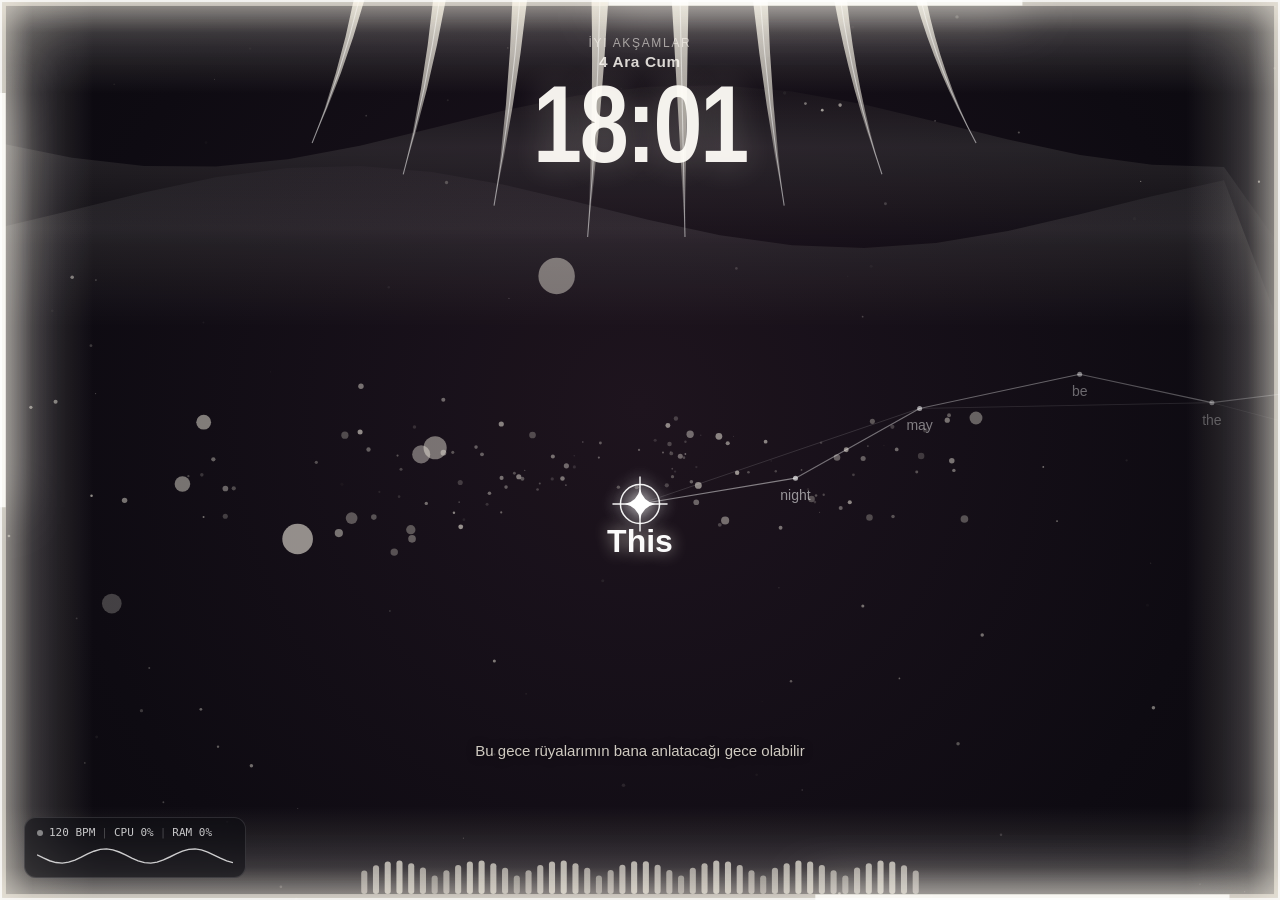
<file: frontend/index.html>
<!DOCTYPE html>
<html lang="en">
<head>
  <meta charset="UTF-8" />
  <meta name="viewport" content="width=device-width, initial-scale=1.0" />
  <title>Night Constellation</title>
  <link rel="stylesheet" href="styles.css" />
</head>
<body>
  <div id="ambient-backdrop" class="ambient-backdrop"></div>
  <canvas id="bg-canvas"></canvas>
  <canvas id="constellation-canvas"></canvas>

  <div class="edge-aura" id="edge-aura"></div>

  <header class="clock-header">
    <div id="greeting-label" class="greeting-label">İyi geceler</div>
    <div id="date-label" class="date-label">Fri 13 Nov</div>
    <div id="time-label" class="time-label style-macbook">00:52</div>
    <div class="clock-sub-pills">
      <div id="weather-badge" class="sub-pill hidden"></div>
      <button id="pomodoro-pill" class="sub-pill clickable hidden" title="Başlat/Duraklat (Çift tık: Sıfırla)">🍅 25:00</button>
    </div>
  </header>

  <main class="idle-stage" id="idle-stage">
    <div class="cover-flow-stage" id="cover-flow-stage">
      <button class="side-cover prev hidden" id="cover-prev" title="Önceki Şarkı">
        <img id="prev-album-art" alt="Previous" class="hidden" />
        <div id="prev-album-fallback" class="side-fallback">⏮</div>
        <div class="side-label" id="prev-track-label">Önceki</div>
      </button>

      <div class="radial-wrap" id="radial-wrap">
        <canvas id="radial-canvas" width="340" height="340"></canvas>
        <div class="center-art-ring" id="center-art-ring">
          <img id="center-album-art" alt="Album Cover" class="hidden" />
          <div id="center-album-fallback" class="center-album-fallback">♪</div>
        </div>
      </div>

      <button class="side-cover next hidden" id="cover-next" title="Sonraki Şarkı">
        <img id="next-album-art" alt="Next" class="hidden" />
        <div id="next-album-fallback" class="side-fallback">⏭</div>
        <div class="side-label" id="next-track-label">Sonraki</div>
      </button>
    </div>

    <div class="media-pill hidden" id="media-pill">
      <div class="album-wrap">
        <img id="album-art" alt="Album Art" class="hidden" />
        <div id="album-fallback" class="album-fallback">♪</div>
      </div>
      <div class="track-meta">
        <div class="track-title-row">
          <div id="track-title" class="track-title">Not Playing</div>
          <div id="live-bars" class="live-bars paused">
            <span></span><span></span><span></span>
          </div>
        </div>
        <div id="track-artist" class="track-artist">Play music to start</div>
        <div class="progress-row">
          <span id="time-elapsed" class="time-mini">0:00</span>
          <div class="progress-track">
            <div id="progress-fill" class="progress-fill"></div>
          </div>
          <span id="time-total" class="time-mini">0:00</span>
        </div>
      </div>
      <div class="media-controls">
        <button id="btn-prev" class="ctrl-btn" title="Previous" aria-label="Previous">&#9198;</button>
        <button id="btn-play" class="ctrl-btn primary" title="Play / Pause" aria-label="Play or Pause">&#9654;</button>
        <button id="btn-next" class="ctrl-btn" title="Next" aria-label="Next">&#9197;</button>
      </div>
    </div>
  </main>

  <aside class="hud-telemetry" id="hud-telemetry">
    <div class="hud-row">
      <span class="hud-dot" id="hud-beat-dot"></span>
      <span id="hud-bpm">-- BPM</span>
      <span class="hud-sep">|</span>
      <span id="hud-cpu">CPU --%</span>
      <span class="hud-sep">|</span>
      <span id="hud-ram">RAM --%</span>
      <span id="hud-bat-wrap" class="hidden"><span class="hud-sep"> | </span><span id="hud-bat"></span></span>
    </div>
    <canvas id="hud-scope" width="196" height="26"></canvas>
  </aside>

  <section class="settings-panel hidden" id="settings-panel">
    <div class="settings-header">
      <span>Night Constellation Ayarlar</span>
      <button id="btn-close-settings" class="settings-close">✕</button>
    </div>
    <div id="stats-banner" class="stats-banner">Dinlenen: 0 şarkı · En çok: -</div>
    <label class="setting-item">
      <span>Saat Stili</span>
      <select id="set-clock-style">
        <option value="macbook">MacBook Kalın & Uzun</option>
        <option value="serif">Klasik Serif</option>
        <option value="neon">Dijital Neon</option>
      </select>
    </label>
    <label class="setting-item">
      <span>Saat Boyutu</span>
      <input type="range" id="set-clock-size" min="54" max="124" step="2" value="88" />
    </label>
    <label class="setting-item">
      <span>Tema</span>
      <select id="set-theme">
        <option value="adaptive">Otomatik (Albüm)</option>
        <option value="champagne">Klasik Şampanya</option>
        <option value="cyber_ice">Buz Mavisi</option>
        <option value="crimson_night">Kızıl Gece</option>
      </select>
    </label>
    <label class="setting-item">
      <span>Parçacık Modu</span>
      <select id="set-particle-mode">
        <option value="stars">Yıldız Alanı</option>
        <option value="snow">Yavaş Kar Yağışı</option>
        <option value="matrix">Dijital Yağmur (Matrix)</option>
      </select>
    </label>
    <label class="setting-item">
      <span>Kenar Parlaklığı</span>
      <input type="range" id="set-glow" min="0.2" max="1.6" step="0.1" value="1.0" />
    </label>
    <label class="setting-item">
      <span>Kişisel Motto (Boş = Otomatik Selam)</span>
      <input type="text" id="set-motto" placeholder="Örn: Odaklanma zamanı..." maxlength="48" />
    </label>
    <label class="setting-toggle"><input type="checkbox" id="set-vinyl" checked /><span>Plak (Vinyl) Dönüşü</span></label>
    <label class="setting-toggle"><input type="checkbox" id="set-ambient" checked /><span>Albüm Ambient Arka Plan</span></label>
    <label class="setting-toggle"><input type="checkbox" id="set-orbital" checked /><span>3D Yörünge Halkaları</span></label>
    <label class="setting-toggle"><input type="checkbox" id="set-aurora" checked /><span>Aurora Kuzey Işıkları</span></label>
    <label class="setting-toggle"><input type="checkbox" id="set-equalizer" checked /><span>Alt Cam Ekolayzır</span></label>
    <label class="setting-toggle"><input type="checkbox" id="set-weather" checked /><span>Hava Durumu Rozeti</span></label>
    <label class="setting-toggle"><input type="checkbox" id="set-pomodoro" /><span>Odak / Pomodoro (P)</span></label>
    <label class="setting-toggle"><input type="checkbox" id="set-nebula" checked /><span>3D Galaksi (Nebula)</span></label>
    <label class="setting-toggle"><input type="checkbox" id="set-magnetic" checked /><span>Manyetik Parçacık Fiziği</span></label>
    <label class="setting-toggle"><input type="checkbox" id="set-hud" checked /><span>HUD Telemetri</span></label>
    <label class="setting-toggle"><input type="checkbox" id="set-translate" checked /><span>Türkçe Söz Çevirisi</span></label>
    <label class="setting-toggle"><input type="checkbox" id="set-amber" /><span>Gece Kehribar Göz Koruma</span></label>
    <label class="setting-toggle"><input type="checkbox" id="set-eco" checked /><span>Auto-Eco (Tam Ekran Oyun Modu)</span></label>
  </section>

  <div class="desktop-hud" id="desktop-hud">
    <button id="btn-settings" class="hud-chip" title="Ayarlar (S)">Ayarlar</button>
    <button id="btn-demo" class="hud-chip" title="Toggle Demo Mode (D)">Demo: Off</button>
    <button id="btn-exit" class="hud-chip" title="Exit (Esc)">Exit</button>
  </div>

  <script src="constellation.js"></script>
  <script src="app.js"></script>
</body>
</html>
</file>
<file: frontend/styles.css>
:root {
  --bg-color: #040406;
  --text-primary: rgba(255, 255, 255, 0.95);
  --text-muted: rgba(255, 255, 255, 0.58);
  --glass-bg: rgba(14, 15, 22, 0.78);
  --glass-border: rgba(255, 255, 255, 0.18);
  --clock-px: 88px;
}

* {
  box-sizing: border-box;
  margin: 0;
  padding: 0;
  user-select: none;
  -webkit-user-select: none;
}

html,
body {
  width: 100%;
  height: 100%;
  overflow: hidden;
  background: var(--bg-color);
  color: var(--text-primary);
  font-family: "Segoe UI", -apple-system, BlinkMacSystemFont, "Inter", sans-serif;
}

body.screensaver-mode {
  cursor: none;
}

.ambient-backdrop {
  position: fixed;
  inset: -15%;
  z-index: 0;
  background-size: cover;
  background-position: center;
  filter: blur(85px) saturate(1.45);
  opacity: 0;
  transform: scale(1.1);
  transition: opacity 1.2s ease, background-image 1s ease;
  pointer-events: none;
}

.ambient-backdrop.visible {
  opacity: 0.16;
  animation: ambientDrift 34s ease-in-out infinite alternate;
}

@keyframes ambientDrift {
  0% { transform: scale(1.12) rotate(0deg); }
  100% { transform: scale(1.22) rotate(10deg); }
}

#bg-canvas,
#constellation-canvas {
  position: fixed;
  inset: 0;
  width: 100%;
  height: 100%;
  display: block;
  pointer-events: none;
}

#bg-canvas {
  z-index: 1;
  mix-blend-mode: screen;
}

#constellation-canvas {
  z-index: 3;
}

.edge-aura {
  display: none;
}

.clock-header {
  position: fixed;
  top: 4vh;
  left: 50%;
  transform: translateX(-50%);
  z-index: 6;
  text-align: center;
  pointer-events: none;
}

.greeting-label {
  font-size: 12px;
  font-weight: 500;
  letter-spacing: 0.14em;
  text-transform: uppercase;
  color: rgba(255, 252, 245, 0.56);
  margin-bottom: 3px;
}

.date-label {
  font-size: clamp(14px, 1.2vw, 18px);
  font-weight: 600;
  letter-spacing: 0.04em;
  color: rgba(255, 252, 245, 0.84);
  margin-bottom: 4px;
}

.time-label {
  font-size: var(--clock-px);
  line-height: 0.92;
  color: rgba(255, 253, 248, 0.95);
  text-shadow: 0 0 30px rgba(255, 250, 235, 0.24);
  font-variant-numeric: tabular-nums;
  display: inline-block;
  transform-origin: center top;
}

/* MacBook-style tall, bold, condensed lock-screen clock */
.time-label.style-macbook {
  font-family: "Bahnschrift", "SF Pro Display", "Segoe UI", sans-serif;
  font-weight: 700;
  letter-spacing: -0.025em;
  transform: scaleY(1.24);
  margin-bottom: 18px;
}

.time-label.style-serif {
  font-family: "Georgia", "Times New Roman", serif;
  font-weight: 400;
  letter-spacing: -0.01em;
}

.time-label.style-neon {
  font-family: "Consolas", "Cascadia Code", monospace;
  font-weight: 700;
  letter-spacing: 0.06em;
  text-shadow: 0 0 24px rgba(255, 255, 255, 0.55);
}

.clock-sub-pills {
  margin-top: 8px;
  display: flex;
  align-items: center;
  justify-content: center;
  gap: 8px;
}

.sub-pill {
  padding: 4px 12px;
  border-radius: 999px;
  background: rgba(16, 17, 24, 0.65);
  border: 1px solid rgba(255, 255, 255, 0.16);
  backdrop-filter: blur(12px);
  font-size: 12px;
  color: rgba(255, 255, 255, 0.88);
  letter-spacing: 0.02em;
}

.sub-pill.clickable {
  pointer-events: auto;
  cursor: pointer;
}

.sub-pill.clickable:hover {
  background: rgba(255, 255, 255, 0.18);
  color: #fff;
}

.idle-stage {
  position: fixed;
  inset: 0;
  z-index: 5;
  display: flex;
  flex-direction: column;
  align-items: center;
  justify-content: center;
  padding-top: 13vh;
  transition: opacity 0.65s ease, transform 0.65s ease;
}

.idle-stage.lyrics-active {
  opacity: 0;
  transform: scale(0.96);
  pointer-events: none;
}

.cover-flow-stage {
  position: relative;
  display: flex;
  align-items: center;
  justify-content: center;
  perspective: 1100px;
  transform-style: preserve-3d;
  margin-bottom: 14px;
}

.side-cover {
  position: absolute;
  width: 116px;
  height: 116px;
  border-radius: 18px;
  overflow: hidden;
  border: 1px solid rgba(255, 255, 255, 0.24);
  background: rgba(18, 18, 24, 0.78);
  box-shadow: 0 18px 42px rgba(0, 0, 0, 0.72), 0 0 24px rgba(255, 255, 255, 0.08);
  cursor: pointer;
  display: flex;
  align-items: center;
  justify-content: center;
  transition: transform 0.45s cubic-bezier(0.22, 1, 0.36, 1), opacity 0.4s ease, box-shadow 0.3s ease;
  backdrop-filter: blur(12px);
}

.side-cover img {
  width: 100%;
  height: 100%;
  object-fit: cover;
  opacity: 0.76;
  transition: opacity 0.3s ease;
}

.side-cover:hover img {
  opacity: 1;
}

.side-cover.prev {
  transform: translateX(-235px) translateZ(-95px) rotateY(34deg) scale(0.84);
  opacity: 0.76;
}

.side-cover.prev:hover {
  transform: translateX(-225px) translateZ(-55px) rotateY(22deg) scale(0.92);
  opacity: 0.98;
}

.side-cover.next {
  transform: translateX(235px) translateZ(-95px) rotateY(-34deg) scale(0.84);
  opacity: 0.76;
}

.side-cover.next:hover {
  transform: translateX(225px) translateZ(-55px) rotateY(-22deg) scale(0.92);
  opacity: 0.98;
}

.side-fallback {
  font-size: 26px;
  color: rgba(255, 255, 255, 0.55);
}

.side-label {
  position: absolute;
  bottom: 0;
  left: 0;
  right: 0;
  padding: 5px 8px;
  background: linear-gradient(to top, rgba(0, 0, 0, 0.9), transparent);
  color: rgba(255, 255, 255, 0.92);
  font-size: 10px;
  font-weight: 500;
  white-space: nowrap;
  overflow: hidden;
  text-overflow: ellipsis;
  text-align: center;
}

.radial-wrap {
  position: relative;
  width: 340px;
  height: 340px;
  display: flex;
  align-items: center;
  justify-content: center;
  transform: translateZ(30px);
}

#radial-canvas {
  width: 340px;
  height: 340px;
  opacity: 0.98;
}

.center-art-ring {
  position: absolute;
  width: 142px;
  height: 142px;
  border-radius: 50%;
  overflow: hidden;
  background: radial-gradient(circle at 35% 30%, rgba(255, 255, 255, 0.14), rgba(12, 12, 16, 0.94));
  border: 1.5px solid rgba(255, 255, 255, 0.3);
  box-shadow:
    0 0 28px rgba(255, 255, 255, 0.18),
    inset 0 0 18px rgba(0, 0, 0, 0.65);
  display: flex;
  align-items: center;
  justify-content: center;
  will-change: transform;
}

.center-art-ring img {
  width: 100%;
  height: 100%;
  object-fit: cover;
  display: block;
}

.center-art-ring img.vinyl-spinning {
  animation: vinylSpin 18s linear infinite;
}

.center-art-ring img.vinyl-paused {
  animation-play-state: paused;
}

@keyframes vinylSpin {
  from { transform: rotate(0deg); }
  to { transform: rotate(360deg); }
}

.center-album-fallback {
  font-size: 40px;
  color: rgba(255, 255, 255, 0.45);
}

/* Luxury Dynamic-Island Liquid-Glass Media Pill */
.media-pill {
  position: relative;
  display: flex;
  align-items: center;
  gap: 14px;
  min-width: 370px;
  max-width: 480px;
  padding: 12px 18px;
  border-radius: 24px;
  background: linear-gradient(145deg, rgba(28, 30, 40, 0.82), rgba(12, 13, 18, 0.88));
  border: 1px solid rgba(255, 255, 255, 0.22);
  backdrop-filter: blur(26px);
  -webkit-backdrop-filter: blur(26px);
  box-shadow:
    0 18px 46px rgba(0, 0, 0, 0.68),
    inset 0 1px 0 rgba(255, 255, 255, 0.28),
    0 0 28px rgba(255, 255, 255, 0.06);
  transition: opacity 0.35s ease, transform 0.35s ease;
}

.media-pill.hidden {
  opacity: 0;
  pointer-events: none;
  transform: translateY(10px);
}

.album-wrap {
  width: 50px;
  height: 50px;
  border-radius: 13px;
  overflow: hidden;
  background: rgba(255, 255, 255, 0.08);
  border: 1px solid rgba(255, 255, 255, 0.14);
  flex-shrink: 0;
  display: flex;
  align-items: center;
  justify-content: center;
  box-shadow: 0 6px 16px rgba(0, 0, 0, 0.45);
}

.album-wrap img {
  width: 100%;
  height: 100%;
  object-fit: cover;
}

.album-fallback {
  font-size: 20px;
  color: var(--text-muted);
}

.hidden {
  display: none !important;
}

.track-meta {
  flex: 1;
  min-width: 0;
}

.track-title-row {
  display: flex;
  align-items: center;
  gap: 8px;
}

.track-title {
  font-size: 14.5px;
  font-weight: 600;
  color: var(--text-primary);
  white-space: nowrap;
  overflow: hidden;
  text-overflow: ellipsis;
}

.live-bars {
  display: inline-flex;
  align-items: flex-end;
  gap: 2px;
  height: 12px;
  flex-shrink: 0;
}

.live-bars span {
  width: 2.5px;
  height: 100%;
  border-radius: 2px;
  background: rgba(255, 255, 255, 0.85);
  animation: eqBounce 0.7s ease-in-out infinite alternate;
}

.live-bars span:nth-child(2) { animation-delay: 0.2s; }
.live-bars span:nth-child(3) { animation-delay: 0.4s; }

.live-bars.paused span {
  animation: none;
  height: 3px;
  opacity: 0.4;
}

@keyframes eqBounce {
  0% { height: 3px; }
  100% { height: 12px; }
}

.track-artist {
  font-size: 12px;
  color: var(--text-muted);
  white-space: nowrap;
  overflow: hidden;
  text-overflow: ellipsis;
  margin-top: 2px;
}

.progress-row {
  display: flex;
  align-items: center;
  gap: 7px;
  margin-top: 8px;
}

.time-mini {
  font-size: 10px;
  color: rgba(255, 255, 255, 0.52);
  font-variant-numeric: tabular-nums;
}

.progress-track {
  flex: 1;
  height: 3px;
  background: rgba(255, 255, 255, 0.14);
  border-radius: 3px;
  overflow: hidden;
}

.progress-fill {
  width: 0%;
  height: 100%;
  background: linear-gradient(90deg, rgba(255, 255, 255, 0.65), #ffffff);
  box-shadow: 0 0 8px rgba(255, 255, 255, 0.6);
  transition: width 0.25s linear;
}

.media-controls {
  display: flex;
  align-items: center;
  gap: 6px;
}

.ctrl-btn {
  width: 32px;
  height: 32px;
  border-radius: 50%;
  border: 1px solid rgba(255, 255, 255, 0.08);
  background: rgba(255, 255, 255, 0.04);
  color: rgba(255, 255, 255, 0.84);
  font-size: 13px;
  cursor: pointer;
  display: flex;
  align-items: center;
  justify-content: center;
  transition: background 0.2s ease, transform 0.15s ease, color 0.2s ease;
}

.ctrl-btn:hover {
  background: rgba(255, 255, 255, 0.18);
  transform: scale(1.06);
  color: #fff;
}

.ctrl-btn.primary {
  width: 36px;
  height: 36px;
  background: rgba(255, 255, 255, 0.16);
  border-color: rgba(255, 255, 255, 0.26);
}

.hud-telemetry {
  position: fixed;
  bottom: 22px;
  left: 24px;
  z-index: 8;
  padding: 8px 12px;
  border-radius: 12px;
  background: rgba(12, 12, 16, 0.56);
  border: 1px solid rgba(255, 255, 255, 0.12);
  backdrop-filter: blur(12px);
  -webkit-backdrop-filter: blur(12px);
  font-family: "Consolas", "Cascadia Code", monospace;
  font-size: 11px;
  color: rgba(255, 255, 255, 0.76);
  pointer-events: none;
  transition: opacity 0.35s ease;
}

.hud-telemetry.hidden {
  opacity: 0;
}

.hud-row {
  display: flex;
  align-items: center;
  gap: 6px;
  margin-bottom: 4px;
}

.hud-dot {
  width: 6px;
  height: 6px;
  border-radius: 50%;
  background: rgba(255, 255, 255, 0.45);
  transition: transform 0.08s ease, background 0.08s ease;
}

.hud-dot.pulse {
  transform: scale(1.7);
  background: #ffffff;
  box-shadow: 0 0 8px #ffffff;
}

.hud-sep {
  opacity: 0.3;
}

#hud-scope {
  display: block;
  width: 196px;
  height: 26px;
}

.settings-panel {
  position: fixed;
  top: 50%;
  right: 26px;
  transform: translateY(-50%);
  z-index: 15;
  width: 290px;
  max-height: 86vh;
  overflow-y: auto;
  padding: 16px;
  border-radius: 16px;
  background: rgba(14, 15, 20, 0.9);
  border: 1px solid rgba(255, 255, 255, 0.18);
  backdrop-filter: blur(22px);
  -webkit-backdrop-filter: blur(22px);
  box-shadow: 0 20px 50px rgba(0, 0, 0, 0.75);
  display: flex;
  flex-direction: column;
  gap: 9px;
  font-size: 12px;
}

.settings-header {
  display: flex;
  justify-content: space-between;
  align-items: center;
  font-weight: 600;
  font-size: 13px;
  padding-bottom: 6px;
  border-bottom: 1px solid rgba(255, 255, 255, 0.12);
}

.settings-close {
  background: transparent;
  border: none;
  color: rgba(255, 255, 255, 0.7);
  cursor: pointer;
  font-size: 14px;
}

.stats-banner {
  padding: 6px 8px;
  border-radius: 8px;
  background: rgba(255, 255, 255, 0.06);
  font-size: 11px;
  color: rgba(255, 255, 255, 0.78);
}

.setting-item {
  display: flex;
  flex-direction: column;
  gap: 4px;
  color: rgba(255, 255, 255, 0.85);
}

.setting-item select,
.setting-item input[type="text"],
.setting-item input[type="range"] {
  width: 100%;
  accent-color: #ffffff;
}

.setting-item select,
.setting-item input[type="text"] {
  background: rgba(255, 255, 255, 0.08);
  color: #fff;
  border: 1px solid rgba(255, 255, 255, 0.16);
  border-radius: 8px;
  padding: 5px 8px;
}

.setting-toggle {
  display: flex;
  align-items: center;
  gap: 8px;
  color: rgba(255, 255, 255, 0.84);
  cursor: pointer;
}

.desktop-hud {
  position: fixed;
  bottom: 18px;
  right: 22px;
  z-index: 10;
  display: flex;
  gap: 8px;
  opacity: 0;
  transition: opacity 0.35s ease;
}

body:not(.screensaver-mode):hover .desktop-hud,
.desktop-hud:focus-within {
  opacity: 1;
}

body.screensaver-mode .desktop-hud {
  display: none;
}

.hud-chip {
  padding: 6px 12px;
  border-radius: 999px;
  border: 1px solid rgba(255, 255, 255, 0.16);
  background: rgba(15, 15, 20, 0.72);
  color: rgba(255, 255, 255, 0.84);
  font-size: 12px;
  cursor: pointer;
  backdrop-filter: blur(10px);
}

.hud-chip:hover {
  background: rgba(255, 255, 255, 0.16);
  color: #fff;
}
</file>
